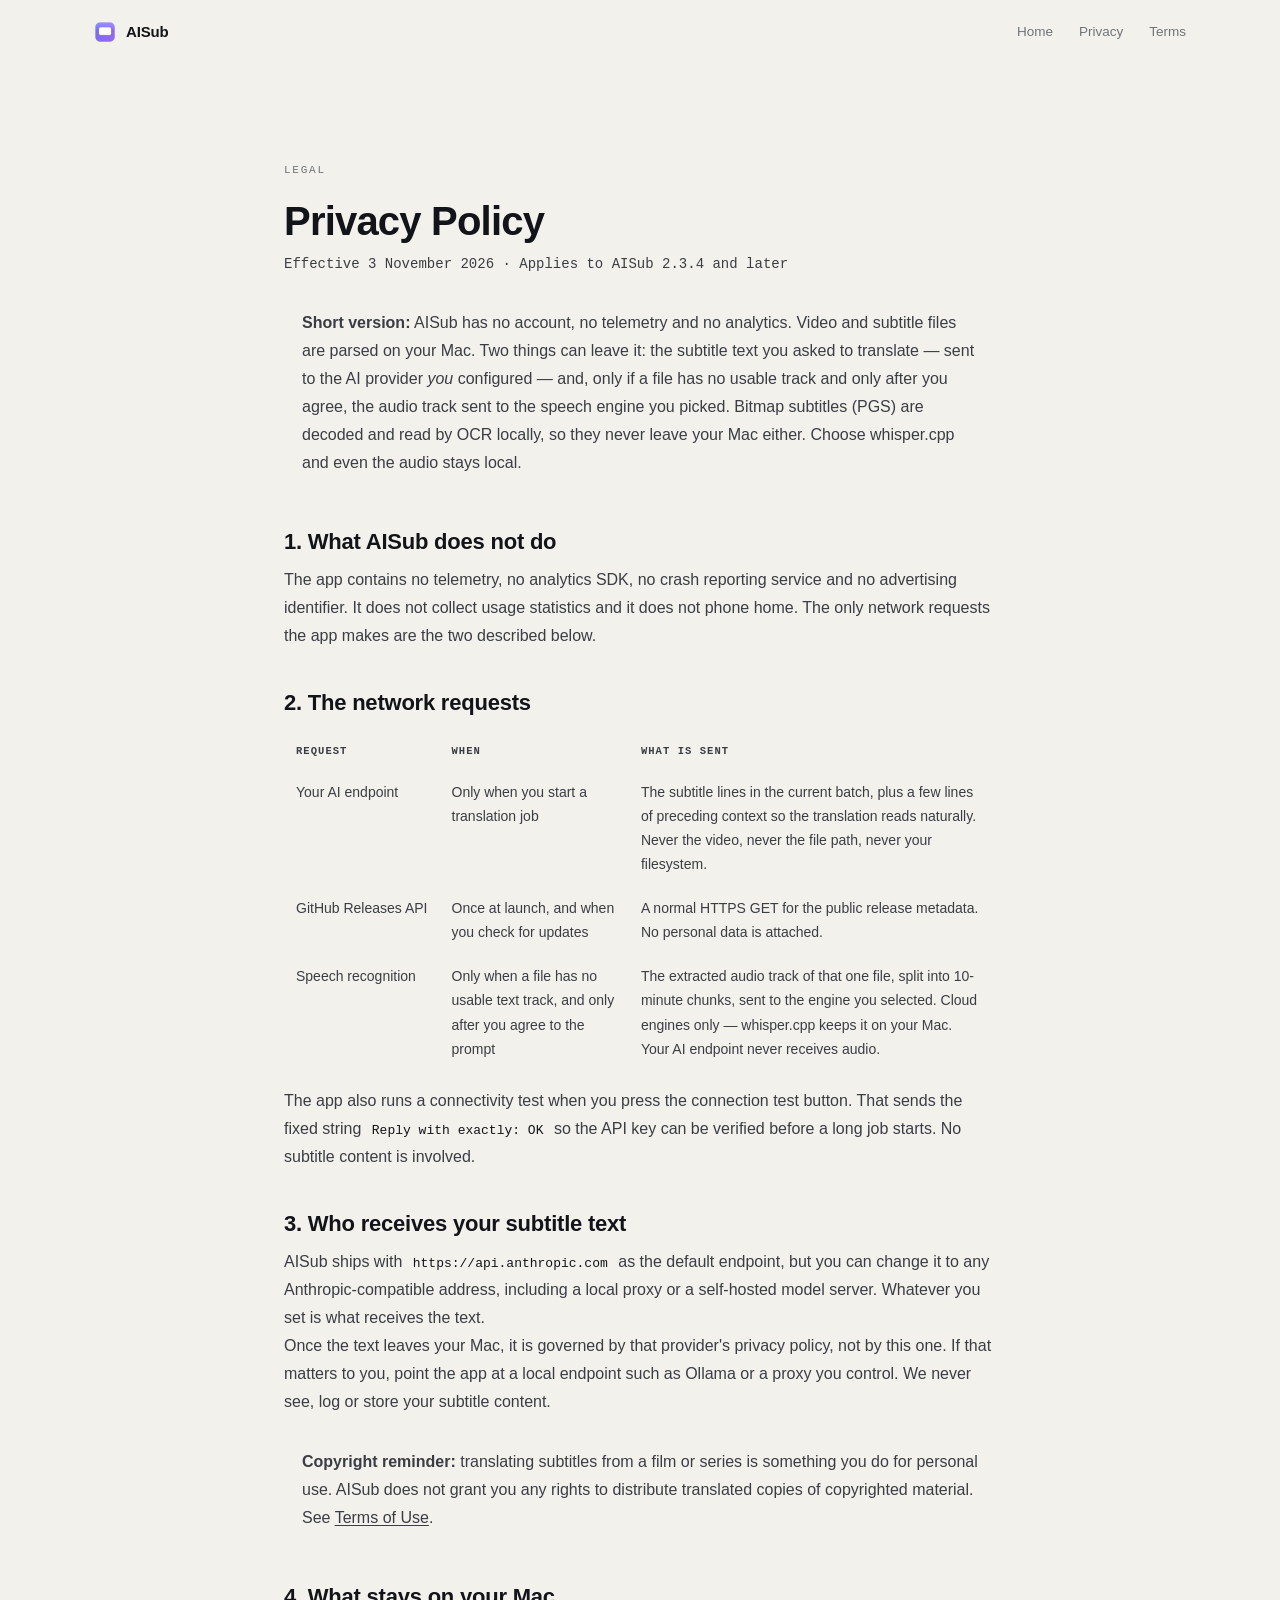
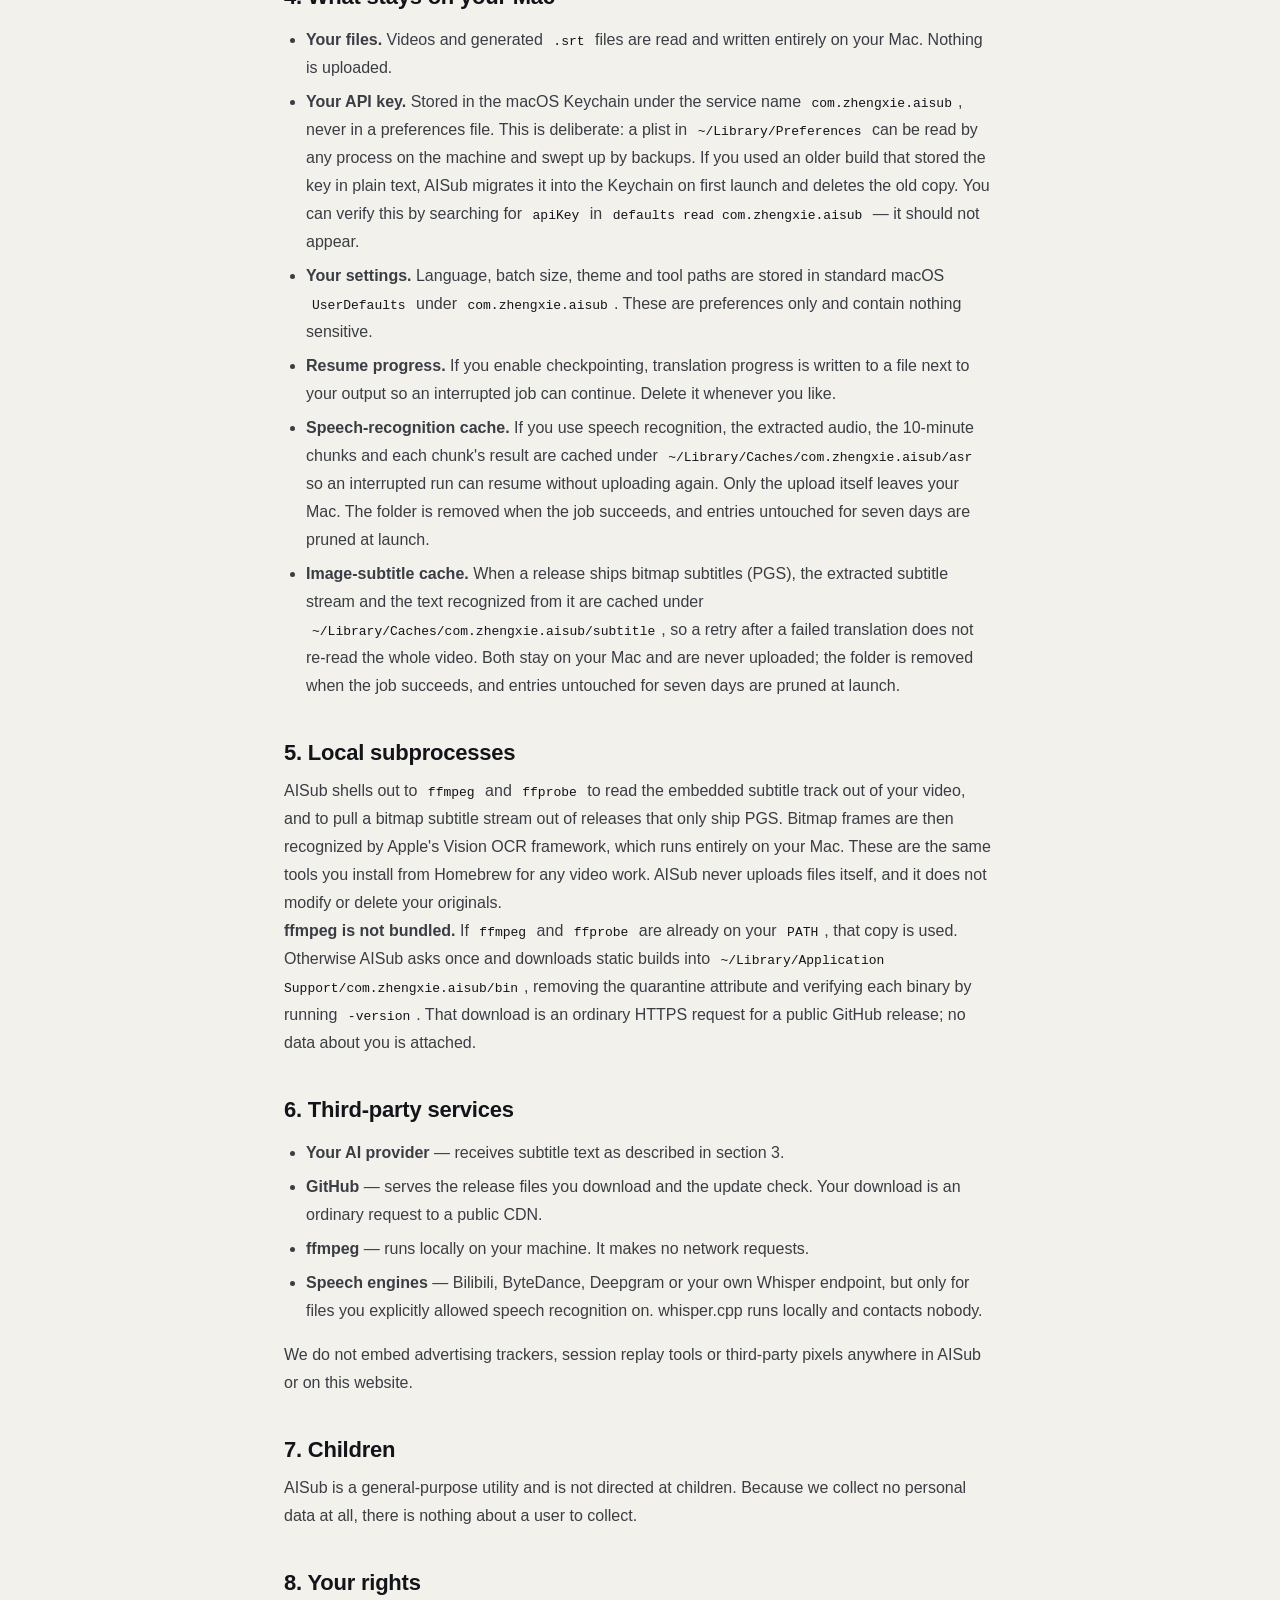
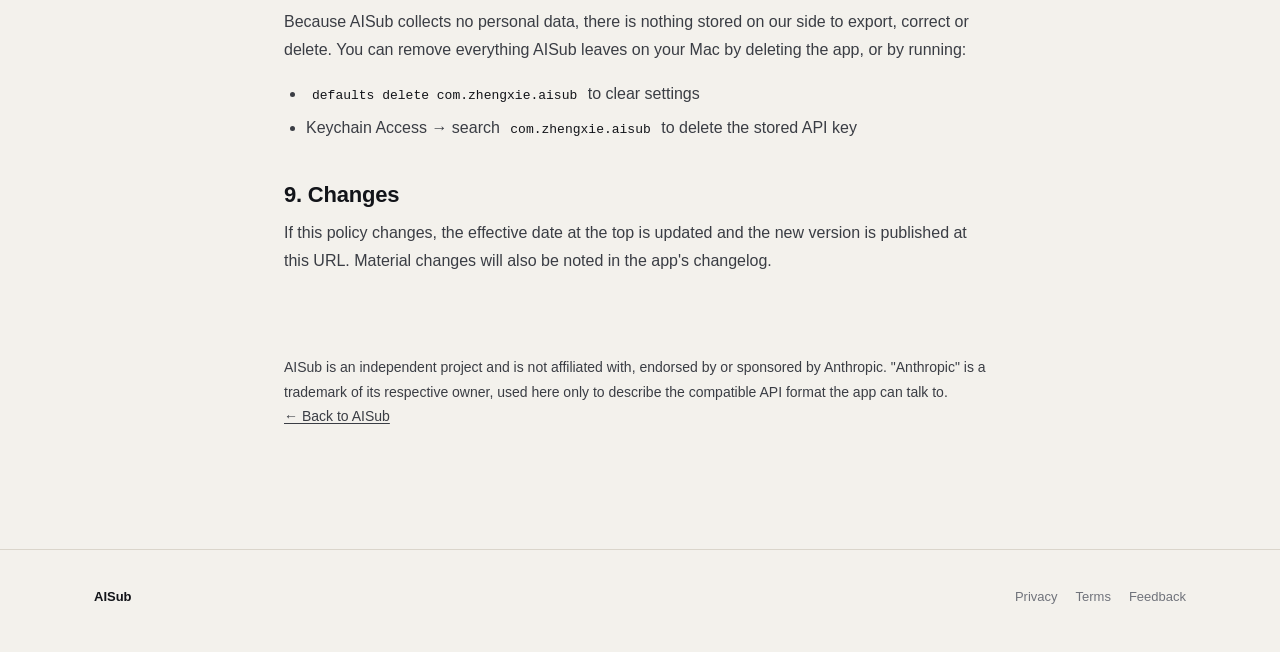
<file: privacy.html>
<!DOCTYPE html>
<html lang="en">
<head>
<meta charset="utf-8">
<meta name="viewport" content="width=device-width, initial-scale=1">
<title>Privacy Policy · AISub</title>
<meta name="description" content="How AISub handles your data: local subtitle parsing and local OCR for bitmap subtitles, Keychain-stored keys, the text sent to your AI provider, and the audio upload that only happens if you allow speech recognition.">
<meta property="og:title" content="Privacy Policy · AISub">
<meta property="og:description" content="No telemetry, no analytics, no account. Your API key sits in the macOS Keychain and the only data that leaves your Mac is subtitle text sent to the AI provider you chose.">
<meta property="og:type" content="article">
<meta property="og:site_name" content="AISub">
<meta property="og:url" content="https://zhengxiexie.github.io/aisub-site/privacy.html">
<meta property="og:image" content="https://zhengxiexie.github.io/aisub-site/assets/og-image.png">
<meta name="robots" content="index, follow">
<link rel="icon" type="image/png" href="assets/logo.png">
<link rel="stylesheet" href="assets/css/editorial.css?v=2">
<style>
  .doc { max-width: 760px; margin: 0 auto; padding: 96px 24px 120px; }
  .doc h1 { font-size: 40px; letter-spacing: -.02em; margin: 0 0 8px; }
  .doc .meta { color: var(--text-mute); font-size: 14px; margin-bottom: 8px; }
  .doc h2 { font-size: 22px; margin: 40px 0 12px; letter-spacing: -.01em; }
  .doc p, .doc li { color: var(--text-2); line-height: 1.75; font-size: 16px; }
  .doc ul { padding-left: 22px; }
  .doc li { margin: 6px 0; }
  .doc code { background: var(--surface); border: 1px solid var(--line); border-radius: 6px; padding: 1px 6px; font-size: 13px; }
  .doc strong { color: var(--text); }
  .doc .note { border-left: 3px solid var(--brand); padding: 12px 18px; background: var(--surface); border-radius: 0 10px 10px 0; margin: 20px 0; }
  .doc .note p { margin: 0; color: var(--text); }
  .doc a { color: var(--brand); }
  .doc hr { border: 0; border-top: 1px solid var(--line); margin: 40px 0; }
  .doc table { width: 100%; border-collapse: collapse; margin: 16px 0; font-size: 14px; }
  .doc th, .doc td { text-align: left; padding: 10px 12px; border-bottom: 1px solid var(--line); vertical-align: top; }
  .doc th { color: var(--text); font-weight: 600; }
  .doc td:first-child { white-space: nowrap; }
</style>
</head>
<body>

<nav class="nav">
  <div class="wrap nav-inner">
    <a class="nav-brand" href="index.html">
      <img src="assets/logo.png" alt="AISub">
      <span>AISub</span>
    </a>
    <div class="nav-links">
      <a href="index.html">Home</a>
      <a href="privacy.html" aria-current="page">Privacy</a>
      <a href="terms.html">Terms</a>
    </div>
  </div>
</nav>

<main class="doc">
  <span class="eyebrow">LEGAL</span>
  <h1>Privacy Policy</h1>
  <p class="meta">Effective 3 November 2026 · Applies to AISub 2.3.4 and later</p>

  <div class="note">
    <p><strong>Short version:</strong> AISub has no account, no telemetry and no analytics. Video and subtitle files are parsed on your Mac. Two things can leave it: the subtitle text you asked to translate — sent to the AI provider <em>you</em> configured — and, only if a file has no usable track and only after you agree, the audio track sent to the speech engine you picked. Bitmap subtitles (PGS) are decoded and read by OCR locally, so they never leave your Mac either. Choose whisper.cpp and even the audio stays local.</p>
  </div>

  <h2>1. What AISub does not do</h2>
  <p>The app contains no telemetry, no analytics SDK, no crash reporting service and no advertising identifier. It does not collect usage statistics and it does not phone home. The only network requests the app makes are the two described below.</p>

  <h2>2. The network requests</h2>
  <table>
    <thead><tr><th>Request</th><th>When</th><th>What is sent</th></tr></thead>
    <tbody>
      <tr>
        <td>Your AI endpoint</td>
        <td>Only when you start a translation job</td>
        <td>The subtitle lines in the current batch, plus a few lines of preceding context so the translation reads naturally. Never the video, never the file path, never your filesystem.</td>
      </tr>
      <tr>
        <td>GitHub Releases API</td>
        <td>Once at launch, and when you check for updates</td>
        <td>A normal HTTPS GET for the public release metadata. No personal data is attached.</td>
      </tr>
      <tr>
        <td>Speech recognition</td>
        <td>Only when a file has no usable text track, and only after you agree to the prompt</td>
        <td>The extracted audio track of that one file, split into 10-minute chunks, sent to the engine you selected. Cloud engines only — whisper.cpp keeps it on your Mac. Your AI endpoint never receives audio.</td>
      </tr>
    </tbody>
  </table>
  <p>The app also runs a connectivity test when you press the connection test button. That sends the fixed string <code>Reply with exactly: OK</code> so the API key can be verified before a long job starts. No subtitle content is involved.</p>

  <h2>3. Who receives your subtitle text</h2>
  <p>AISub ships with <code>https://api.anthropic.com</code> as the default endpoint, but you can change it to any Anthropic-compatible address, including a local proxy or a self-hosted model server. Whatever you set is what receives the text.</p>
  <p>Once the text leaves your Mac, it is governed by that provider's privacy policy, not by this one. If that matters to you, point the app at a local endpoint such as Ollama or a proxy you control. We never see, log or store your subtitle content.</p>

  <div class="note">
    <p><strong>Copyright reminder:</strong> translating subtitles from a film or series is something you do for personal use. AISub does not grant you any rights to distribute translated copies of copyrighted material. See <a href="terms.html">Terms of Use</a>.</p>
  </div>

  <h2>4. What stays on your Mac</h2>
  <ul>
    <li><strong>Your files.</strong> Videos and generated <code>.srt</code> files are read and written entirely on your Mac. Nothing is uploaded.</li>
    <li><strong>Your API key.</strong> Stored in the macOS Keychain under the service name <code>com.zhengxie.aisub</code>, never in a preferences file. This is deliberate: a plist in <code>~/Library/Preferences</code> can be read by any process on the machine and swept up by backups. If you used an older build that stored the key in plain text, AISub migrates it into the Keychain on first launch and deletes the old copy. You can verify this by searching for <code>apiKey</code> in <code>defaults read com.zhengxie.aisub</code> — it should not appear.</li>
    <li><strong>Your settings.</strong> Language, batch size, theme and tool paths are stored in standard macOS <code>UserDefaults</code> under <code>com.zhengxie.aisub</code>. These are preferences only and contain nothing sensitive.</li>
    <li><strong>Resume progress.</strong> If you enable checkpointing, translation progress is written to a file next to your output so an interrupted job can continue. Delete it whenever you like.</li>
    <li><strong>Speech-recognition cache.</strong> If you use speech recognition, the extracted audio, the 10-minute chunks and each chunk's result are cached under <code>~/Library/Caches/com.zhengxie.aisub/asr</code> so an interrupted run can resume without uploading again. Only the upload itself leaves your Mac. The folder is removed when the job succeeds, and entries untouched for seven days are pruned at launch.</li>
    <li><strong>Image-subtitle cache.</strong> When a release ships bitmap subtitles (PGS), the extracted subtitle stream and the text recognized from it are cached under <code>~/Library/Caches/com.zhengxie.aisub/subtitle</code>, so a retry after a failed translation does not re-read the whole video. Both stay on your Mac and are never uploaded; the folder is removed when the job succeeds, and entries untouched for seven days are pruned at launch.</li>
  </ul>

  <h2>5. Local subprocesses</h2>
  <p>AISub shells out to <code>ffmpeg</code> and <code>ffprobe</code> to read the embedded subtitle track out of your video, and to pull a bitmap subtitle stream out of releases that only ship PGS. Bitmap frames are then recognized by Apple's Vision OCR framework, which runs entirely on your Mac. These are the same tools you install from Homebrew for any video work. AISub never uploads files itself, and it does not modify or delete your originals.</p>
  <p><strong>ffmpeg is not bundled.</strong> If <code>ffmpeg</code> and <code>ffprobe</code> are already on your <code>PATH</code>, that copy is used. Otherwise AISub asks once and downloads static builds into <code>~/Library/Application Support/com.zhengxie.aisub/bin</code>, removing the quarantine attribute and verifying each binary by running <code>-version</code>. That download is an ordinary HTTPS request for a public GitHub release; no data about you is attached.</p>

  <h2>6. Third-party services</h2>
  <ul>
    <li><strong>Your AI provider</strong> — receives subtitle text as described in section 3.</li>
    <li><strong>GitHub</strong> — serves the release files you download and the update check. Your download is an ordinary request to a public CDN.</li>
    <li><strong>ffmpeg</strong> — runs locally on your machine. It makes no network requests.</li>
    <li><strong>Speech engines</strong> — Bilibili, ByteDance, Deepgram or your own Whisper endpoint, but only for files you explicitly allowed speech recognition on. whisper.cpp runs locally and contacts nobody.</li>
  </ul>
  <p>We do not embed advertising trackers, session replay tools or third-party pixels anywhere in AISub or on this website.</p>

  <h2>7. Children</h2>
  <p>AISub is a general-purpose utility and is not directed at children. Because we collect no personal data at all, there is nothing about a user to collect.</p>

  <h2>8. Your rights</h2>
  <p>Because AISub collects no personal data, there is nothing stored on our side to export, correct or delete. You can remove everything AISub leaves on your Mac by deleting the app, or by running:</p>
  <ul>
    <li><code>defaults delete com.zhengxie.aisub</code> to clear settings</li>
    <li>Keychain Access → search <code>com.zhengxie.aisub</code> to delete the stored API key</li>
  </ul>

  <h2>9. Changes</h2>
  <p>If this policy changes, the effective date at the top is updated and the new version is published at this URL. Material changes will also be noted in the app's changelog.</p>

  <hr>
  <p style="color:var(--text-mute);font-size:14px">AISub is an independent project and is not affiliated with, endorsed by or sponsored by Anthropic. "Anthropic" is a trademark of its respective owner, used here only to describe the compatible API format the app can talk to.</p>
  <p style="color:var(--text-mute);font-size:14px"><a href="index.html">← Back to AISub</a></p>
</main>

<footer class="footer">
  <div class="wrap">
    <div class="footer-inner">
      <div>
        <div class="footer-brand">AISub</div>
      </div>
      <div class="footer-links">
        <a href="privacy.html">Privacy</a>
        <a href="terms.html">Terms</a>
        <a href="https://github.com/zhengxiexie/aisub/issues" target="_blank" rel="noopener">Feedback</a>
      </div>
    </div>
  </div>
</footer>

</body>
</html>
</file>
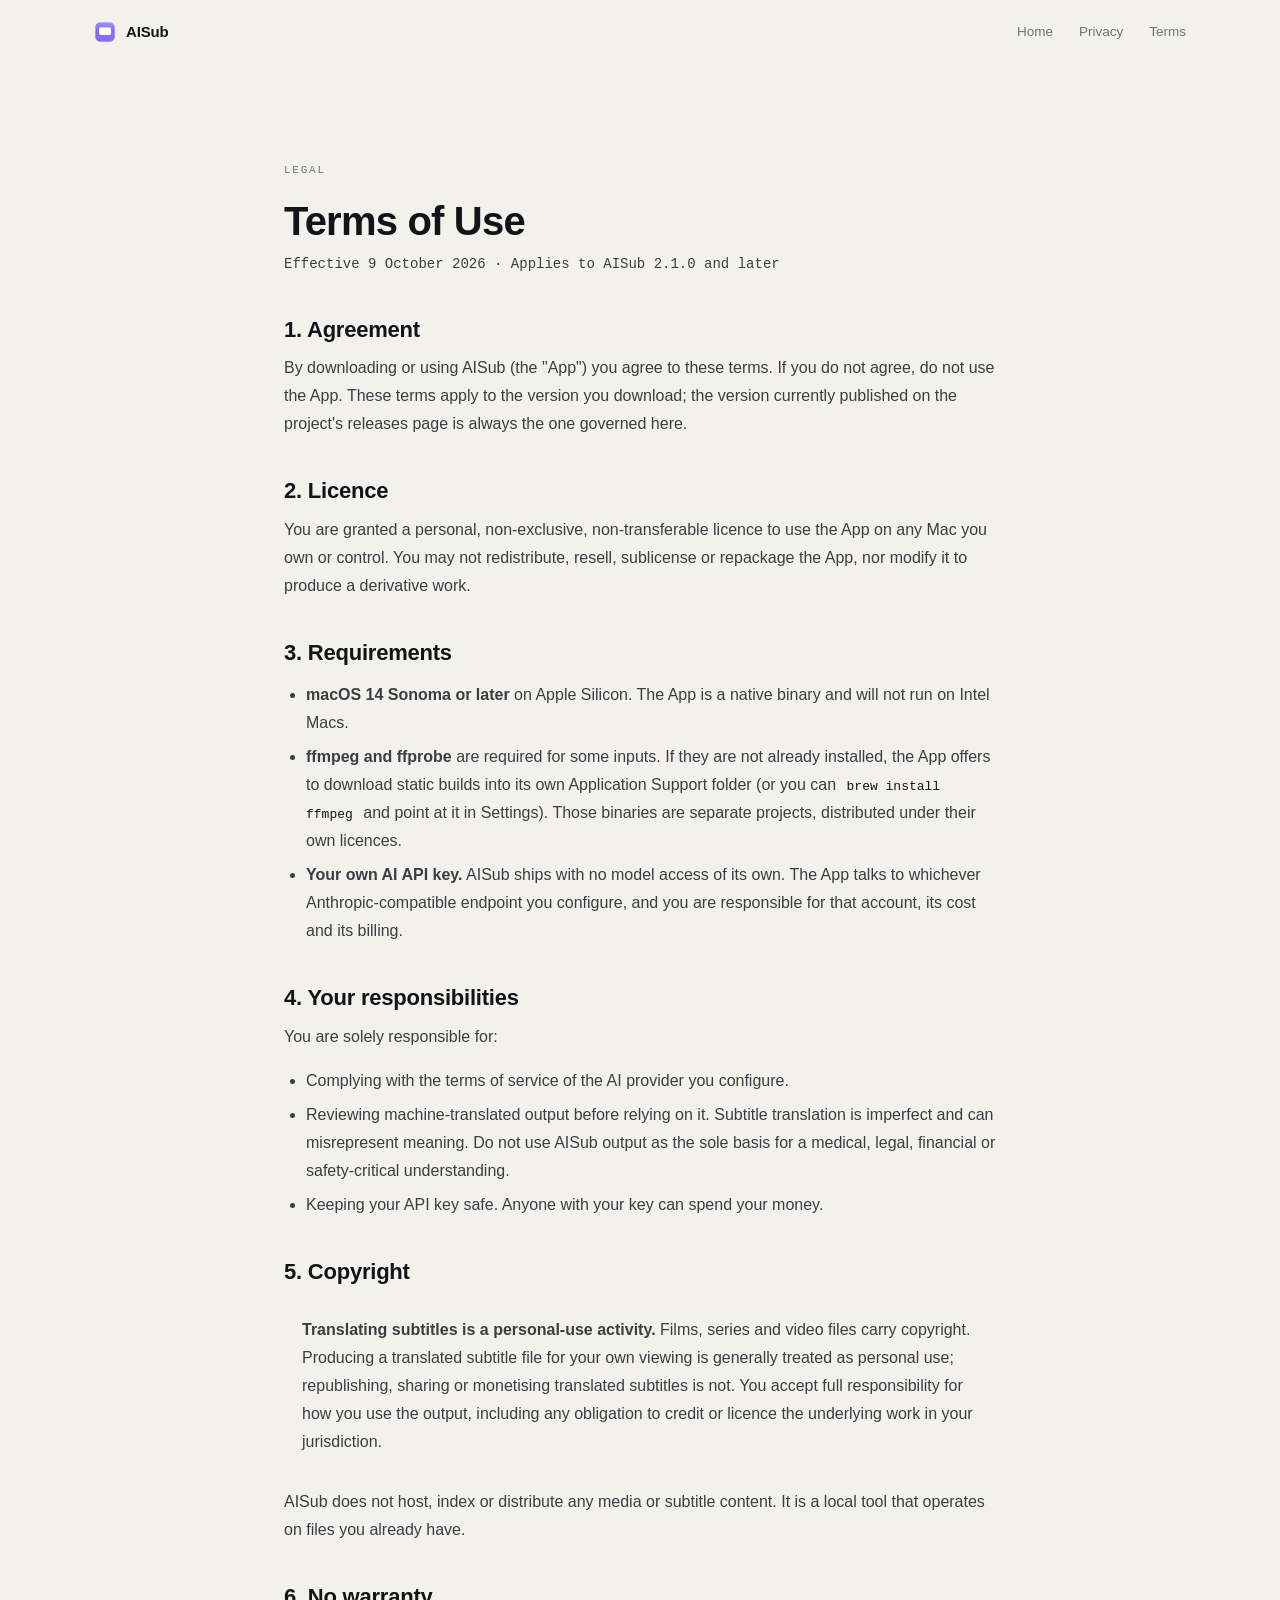
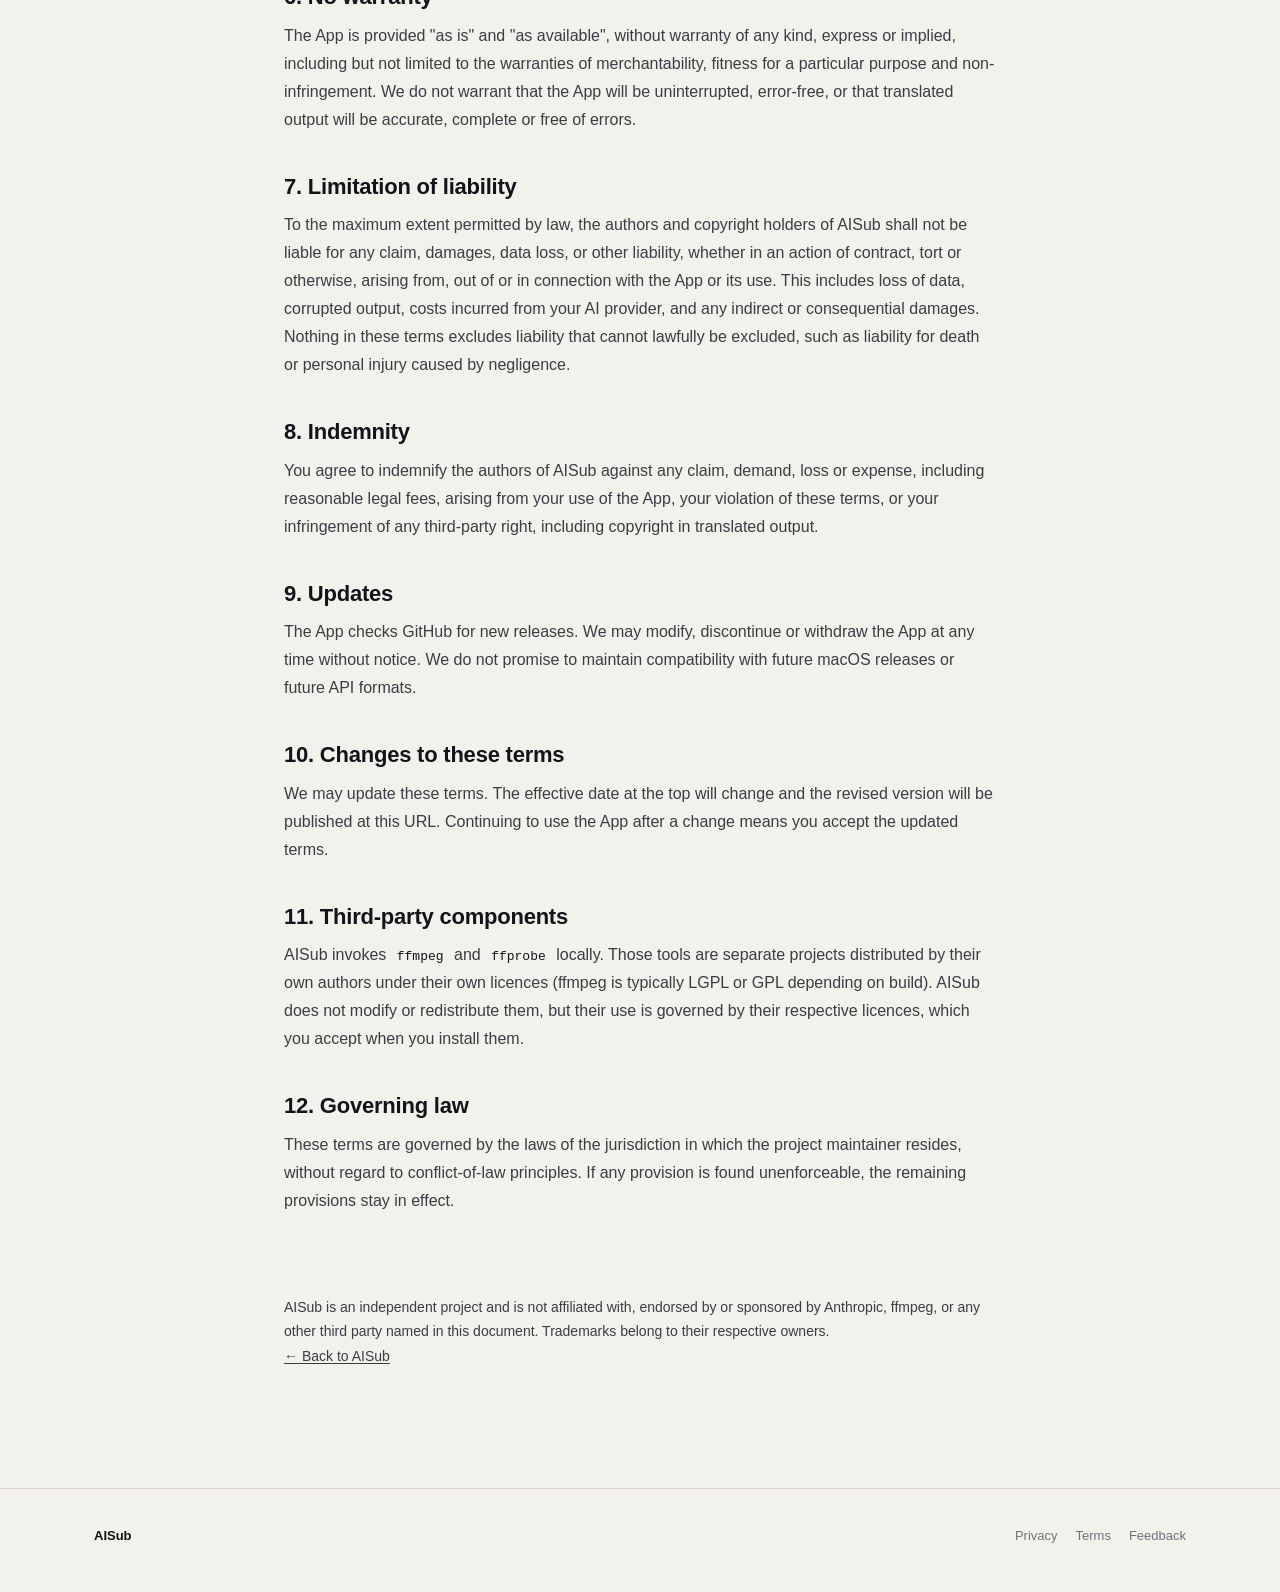
<file: terms.html>
<!DOCTYPE html>
<html lang="en">
<head>
<meta charset="utf-8">
<meta name="viewport" content="width=device-width, initial-scale=1">
<title>Terms of Use · AISub</title>
<meta name="description" content="Terms of Use for AISub, a macOS app that translates embedded subtitle tracks using an AI endpoint you provide.">
<meta property="og:title" content="Terms of Use · AISub">
<meta property="og:description" content="Licence, requirements and limits for AISub. You bring your own API key and your own copies of the media; review machine-translated output before relying on it.">
<meta property="og:type" content="article">
<meta property="og:site_name" content="AISub">
<meta property="og:url" content="https://zhengxiexie.github.io/aisub-site/terms.html">
<meta property="og:image" content="https://zhengxiexie.github.io/aisub-site/assets/og-image.png">
<meta name="robots" content="index, follow">
<link rel="icon" type="image/png" href="assets/logo.png">
<link rel="stylesheet" href="assets/css/editorial.css?v=2">
<style>
  .doc { max-width: 760px; margin: 0 auto; padding: 96px 24px 120px; }
  .doc h1 { font-size: 40px; letter-spacing: -.02em; margin: 0 0 8px; }
  .doc .meta { color: var(--text-mute); font-size: 14px; margin-bottom: 8px; }
  .doc h2 { font-size: 22px; margin: 40px 0 12px; letter-spacing: -.01em; }
  .doc p, .doc li { color: var(--text-2); line-height: 1.75; font-size: 16px; }
  .doc ul { padding-left: 22px; }
  .doc li { margin: 6px 0; }
  .doc code { background: var(--surface); border: 1px solid var(--line); border-radius: 6px; padding: 1px 6px; font-size: 13px; }
  .doc strong { color: var(--text); }
  .doc .note { border-left: 3px solid var(--brand); padding: 12px 18px; background: var(--surface); border-radius: 0 10px 10px 0; margin: 20px 0; }
  .doc .note p { margin: 0; color: var(--text); }
  .doc a { color: var(--brand); }
  .doc hr { border: 0; border-top: 1px solid var(--line); margin: 40px 0; }
</style>
</head>
<body>

<nav class="nav">
  <div class="wrap nav-inner">
    <a class="nav-brand" href="index.html">
      <img src="assets/logo.png" alt="AISub">
      <span>AISub</span>
    </a>
    <div class="nav-links">
      <a href="index.html">Home</a>
      <a href="privacy.html">Privacy</a>
      <a href="terms.html" aria-current="page">Terms</a>
    </div>
  </div>
</nav>

<main class="doc">
  <span class="eyebrow">LEGAL</span>
  <h1>Terms of Use</h1>
  <p class="meta">Effective 9 October 2026 · Applies to AISub 2.1.0 and later</p>

  <h2>1. Agreement</h2>
  <p>By downloading or using AISub (the "App") you agree to these terms. If you do not agree, do not use the App. These terms apply to the version you download; the version currently published on the project's releases page is always the one governed here.</p>

  <h2>2. Licence</h2>
  <p>You are granted a personal, non-exclusive, non-transferable licence to use the App on any Mac you own or control. You may not redistribute, resell, sublicense or repackage the App, nor modify it to produce a derivative work.</p>

  <h2>3. Requirements</h2>
  <ul>
    <li><strong>macOS 14 Sonoma or later</strong> on Apple Silicon. The App is a native binary and will not run on Intel Macs.</li>
    <li><strong>ffmpeg and ffprobe</strong> are required for some inputs. If they are not already installed, the App offers to download static builds into its own Application Support folder (or you can <code>brew install ffmpeg</code> and point at it in Settings). Those binaries are separate projects, distributed under their own licences.</li>
    <li><strong>Your own AI API key.</strong> AISub ships with no model access of its own. The App talks to whichever Anthropic-compatible endpoint you configure, and you are responsible for that account, its cost and its billing.</li>
  </ul>

  <h2>4. Your responsibilities</h2>
  <p>You are solely responsible for:</p>
  <ul>
    <li>Complying with the terms of service of the AI provider you configure.</li>
    <li>Reviewing machine-translated output before relying on it. Subtitle translation is imperfect and can misrepresent meaning. Do not use AISub output as the sole basis for a medical, legal, financial or safety-critical understanding.</li>
    <li>Keeping your API key safe. Anyone with your key can spend your money.</li>
  </ul>

  <h2>5. Copyright</h2>
  <div class="note">
    <p><strong>Translating subtitles is a personal-use activity.</strong> Films, series and video files carry copyright. Producing a translated subtitle file for your own viewing is generally treated as personal use; republishing, sharing or monetising translated subtitles is not. You accept full responsibility for how you use the output, including any obligation to credit or licence the underlying work in your jurisdiction.</p>
  </div>
  <p>AISub does not host, index or distribute any media or subtitle content. It is a local tool that operates on files you already have.</p>

  <h2>6. No warranty</h2>
  <p>The App is provided "as is" and "as available", without warranty of any kind, express or implied, including but not limited to the warranties of merchantability, fitness for a particular purpose and non-infringement. We do not warrant that the App will be uninterrupted, error-free, or that translated output will be accurate, complete or free of errors.</p>

  <h2>7. Limitation of liability</h2>
  <p>To the maximum extent permitted by law, the authors and copyright holders of AISub shall not be liable for any claim, damages, data loss, or other liability, whether in an action of contract, tort or otherwise, arising from, out of or in connection with the App or its use. This includes loss of data, corrupted output, costs incurred from your AI provider, and any indirect or consequential damages.</p>
  <p>Nothing in these terms excludes liability that cannot lawfully be excluded, such as liability for death or personal injury caused by negligence.</p>

  <h2>8. Indemnity</h2>
  <p>You agree to indemnify the authors of AISub against any claim, demand, loss or expense, including reasonable legal fees, arising from your use of the App, your violation of these terms, or your infringement of any third-party right, including copyright in translated output.</p>

  <h2>9. Updates</h2>
  <p>The App checks GitHub for new releases. We may modify, discontinue or withdraw the App at any time without notice. We do not promise to maintain compatibility with future macOS releases or future API formats.</p>

  <h2>10. Changes to these terms</h2>
  <p>We may update these terms. The effective date at the top will change and the revised version will be published at this URL. Continuing to use the App after a change means you accept the updated terms.</p>

  <h2>11. Third-party components</h2>
  <p>AISub invokes <code>ffmpeg</code> and <code>ffprobe</code> locally. Those tools are separate projects distributed by their own authors under their own licences (ffmpeg is typically LGPL or GPL depending on build). AISub does not modify or redistribute them, but their use is governed by their respective licences, which you accept when you install them.</p>

  <h2>12. Governing law</h2>
  <p>These terms are governed by the laws of the jurisdiction in which the project maintainer resides, without regard to conflict-of-law principles. If any provision is found unenforceable, the remaining provisions stay in effect.</p>

  <hr>
  <p style="color:var(--text-mute);font-size:14px">AISub is an independent project and is not affiliated with, endorsed by or sponsored by Anthropic, ffmpeg, or any other third party named in this document. Trademarks belong to their respective owners.</p>
  <p style="color:var(--text-mute);font-size:14px"><a href="index.html">← Back to AISub</a></p>
</main>

<footer class="footer">
  <div class="wrap">
    <div class="footer-inner">
      <div>
        <div class="footer-brand">AISub</div>
      </div>
      <div class="footer-links">
        <a href="privacy.html">Privacy</a>
        <a href="terms.html">Terms</a>
        <a href="https://github.com/zhengxiexie/aisub/issues" target="_blank" rel="noopener">Feedback</a>
      </div>
    </div>
  </div>
</footer>

</body>
</html>
</file>
<file: assets/css/editorial.css>
/* ==========================================================================
   AISub — editorial design system
   One accent, hairlines, no gradients, no icons. Structure carries the page.
   ========================================================================== */

:root {
  --paper:      #F3F1EC;
  --paper-2:    #FAF8F4;
  --ink:        #121419;
  --ink-2:      #3A3D44;
  --muted:      #70737B;
  --rule:       #DAD5CB;
  --rule-2:     #C6C0B4;
  --accent:     #33417A;
  --accent-ink: #FFFFFF;
  --tint:       #EAE6DE;

  --sans: -apple-system, BlinkMacSystemFont, "SF Pro Text", "Helvetica Neue",
          "PingFang SC", "Hiragino Sans", "Noto Sans KR", "Segoe UI", sans-serif;
  --mono: ui-monospace, "SF Mono", SFMono-Regular, Menlo, Consolas, monospace;

  --max: 1180px;
  --gutter: clamp(20px, 5vw, 44px);
  --section: clamp(72px, 9vw, 128px);
  --z-sticky: 50;

  color-scheme: light;
}

@media (prefers-color-scheme: dark) {
  :root:not([data-theme="light"]) {
    --paper:      #0E0F13;
    --paper-2:    #14161B;
    --ink:        #ECEAE4;
    --ink-2:      #C3C1BB;
    --muted:      #8B8B90;
    --rule:       #26282E;
    --rule-2:     #33363D;
    --accent:     #98A2E8;
    --accent-ink: #0E0F13;
    --tint:       #191B21;
    color-scheme: dark;
  }
}

:root[data-theme="dark"] {
  --paper:      #0E0F13;
  --paper-2:    #14161B;
  --ink:        #ECEAE4;
  --ink-2:      #C3C1BB;
  --muted:      #8B8B90;
  --rule:       #26282E;
  --rule-2:     #33363D;
  --accent:     #98A2E8;
  --accent-ink: #0E0F13;
  --tint:       #191B21;
  color-scheme: dark;
}

/* ---------------------------------------------------------------- reset */

*, *::before, *::after { box-sizing: border-box; }

html {
  scroll-behavior: smooth;
  scroll-padding-top: 76px;
  -webkit-text-size-adjust: 100%;
}

body {
  margin: 0;
  background: var(--paper);
  color: var(--ink-2);
  font: 16px/1.72 var(--sans);
  -webkit-font-smoothing: antialiased;
  text-rendering: optimizeLegibility;
}

h1, h2, h3, h4 {
  margin: 0;
  color: var(--ink);
  font-weight: 640;
  letter-spacing: -0.025em;
  line-height: 1.16;
}

p { margin: 0; }
img { max-width: 100%; }
a { color: inherit; text-decoration: none; }
code {
  font-family: var(--mono);
  font-size: 0.88em;
  padding: 1px 5px;
  border: 1px solid var(--rule);
  border-radius: 2px;
  background: var(--paper-2);
  color: var(--ink);
}
strong, b { color: var(--ink); font-weight: 620; }
em { font-style: italic; }

::selection { background: color-mix(in srgb, var(--accent) 20%, transparent); }

:focus-visible {
  outline: 2px solid var(--accent);
  outline-offset: 3px;
}

/* ---------------------------------------------------------------- layout */

.wrap {
  max-width: var(--max);
  margin: 0 auto;
  padding: 0 var(--gutter);
}

section {
  padding: var(--section) 0;
  border-top: 1px solid var(--rule);
}

.section-head { max-width: 64ch; margin-bottom: clamp(32px, 5vw, 56px); }

.eyebrow {
  display: block;
  font-family: var(--mono);
  font-size: 11px;
  letter-spacing: 0.16em;
  text-transform: uppercase;
  color: var(--muted);
  margin-bottom: 18px;
}

.section-head h2 {
  font-size: clamp(26px, 3.2vw, 40px);
  letter-spacing: -0.03em;
}

.section-head p {
  margin-top: 16px;
  color: var(--muted);
  font-size: 15.5px;
  max-width: 60ch;
}

.center { text-align: center; }
.dim { color: var(--muted); }
.mt-32 { margin-top: 32px; }

/* ---------------------------------------------------------------- nav */

.nav {
  position: sticky;
  top: 0;
  z-index: var(--z-sticky);
  background: color-mix(in srgb, var(--paper) 86%, transparent);
  backdrop-filter: saturate(160%) blur(14px);
  -webkit-backdrop-filter: saturate(160%) blur(14px);
  border-bottom: 1px solid transparent;
  transition: border-color 0.2s ease;
}

.nav.scrolled { border-bottom-color: var(--rule); }

.nav-inner {
  display: flex;
  align-items: center;
  gap: 28px;
  height: 64px;
}

.nav-brand {
  display: inline-flex;
  align-items: center;
  gap: 10px;
  font-size: 15px;
  font-weight: 650;
  letter-spacing: -0.01em;
  color: var(--ink);
}

.nav-brand img { width: 22px; height: 22px; border-radius: 5px; }

.nav-links {
  display: flex;
  align-items: center;
  gap: 26px;
  margin-left: auto;
}

.nav-links a {
  font-size: 13.5px;
  color: var(--muted);
  transition: color 0.16s ease;
}

.nav-links a:hover { color: var(--ink); }

.nav-links .nav-cta {
  color: var(--ink);
  padding-bottom: 2px;
  border-bottom: 1px solid var(--ink);
}

.nav-tools { display: flex; align-items: center; gap: 10px; }

.lang-switch { position: relative; }

.lang-btn, .theme-btn, .nav-toggle {
  display: inline-flex;
  align-items: center;
  gap: 6px;
  height: 32px;
  padding: 0 10px;
  font: inherit;
  font-size: 12.5px;
  color: var(--muted);
  background: transparent;
  border: 1px solid var(--rule);
  border-radius: 2px;
  cursor: pointer;
  transition: color 0.16s ease, border-color 0.16s ease;
}

.lang-btn:hover, .theme-btn:hover, .nav-toggle:hover {
  color: var(--ink);
  border-color: var(--rule-2);
}

.lang-btn .chev { font-size: 8px; opacity: 0.6; }

.lang-menu {
  position: absolute;
  top: calc(100% + 8px);
  right: 0;
  min-width: 168px;
  padding: 6px;
  background: var(--paper-2);
  border: 1px solid var(--rule);
  border-radius: 2px;
  box-shadow: 0 18px 40px rgba(0, 0, 0, 0.12);
  opacity: 0;
  visibility: hidden;
  transform: translateY(-4px);
  transition: opacity 0.16s ease, transform 0.16s ease, visibility 0.16s;
}

.lang-switch.open .lang-menu {
  opacity: 1;
  visibility: visible;
  transform: none;
}

.lang-menu a {
  display: flex;
  justify-content: space-between;
  gap: 10px;
  padding: 7px 10px;
  font-size: 13px;
  color: var(--ink-2);
  border-radius: 2px;
}

.lang-menu a:hover { background: var(--tint); color: var(--ink); }
.lang-menu a.active { color: var(--ink); font-weight: 600; }
.lang-menu .tick { opacity: 0; }
.lang-menu a.active .tick { opacity: 1; }
.lang-menu .tick::before { content: "✓"; font-size: 11px; }

.nav-toggle { display: none; font-size: 16px; }

/* ---------------------------------------------------------------- hero */

.hero { padding: clamp(56px, 8vw, 110px) 0 clamp(56px, 7vw, 96px); }

.hero .wrap {
  display: grid;
  grid-template-columns: minmax(0, 1.12fr) minmax(0, 0.88fr);
  gap: clamp(28px, 5vw, 64px);
  align-items: center;
}

.hero-badge {
  display: inline-flex;
  align-items: center;
  gap: 8px;
  font-family: var(--mono);
  font-size: 11px;
  letter-spacing: 0.14em;
  text-transform: uppercase;
  color: var(--muted);
}

.hero-badge .dot {
  width: 5px; height: 5px;
  border-radius: 50%;
  background: var(--accent);
}

.hero h1 {
  margin-top: 22px;
  font-size: clamp(34px, 4.8vw, 62px);
  line-height: 1.04;
  letter-spacing: -0.045em;
  font-weight: 660;
  text-wrap: balance;
}

/* 去掉旧版渐变文字, 保持纯墨色 */
.hero h1 .grad {
  background: none;
  -webkit-background-clip: initial;
  background-clip: initial;
  -webkit-text-fill-color: currentColor;
  color: inherit;
}

.hero-sub {
  margin-top: 24px;
  font-size: clamp(15.5px, 1.5vw, 17.5px);
  line-height: 1.72;
  color: var(--ink-2);
  max-width: 50ch;
}

.hero-actions { display: flex; flex-wrap: wrap; gap: 10px; margin-top: 32px; }

.hero-meta {
  margin-top: 18px;
  font-family: var(--mono);
  font-size: 11.5px;
  letter-spacing: 0.02em;
  color: var(--muted);
}

.hero-visual { position: relative; }

.hero-visual img {
  display: block;
  width: 100%;
  height: auto;
  border: 1px solid var(--rule);
  border-radius: 2px;
  background: var(--paper-2);
  cursor: zoom-in;
}

/* ---------------------------------------------------------------- buttons */

.btn {
  display: inline-flex;
  align-items: center;
  gap: 8px;
  padding: 11px 18px;
  font-size: 14px;
  font-weight: 520;
  line-height: 1.2;
  border: 1px solid var(--rule-2);
  border-radius: 2px;
  color: var(--ink);
  background: transparent;
  transition: background 0.16s ease, border-color 0.16s ease, color 0.16s ease;
}

.btn:hover { border-color: var(--ink); }

.btn-primary {
  background: var(--ink);
  border-color: var(--ink);
  color: var(--paper-2);
}

.btn-primary:hover {
  background: var(--accent);
  border-color: var(--accent);
  color: var(--accent-ink);
}

.btn-ghost { color: var(--ink); }

/* ---------------------------------------------------------------- problem */

.cards-2 {
  display: grid;
  grid-template-columns: 1fr 1fr;
  gap: clamp(28px, 5vw, 64px);
}

.card {
  padding-top: 20px;
  border-top: 1px solid var(--ink);
}

.card-num {
  display: block;
  font-family: var(--mono);
  font-size: 11px;
  letter-spacing: 0.14em;
  text-transform: uppercase;
  color: var(--muted);
}

.card h3 { font-size: 19px; margin: 12px 0 10px; }
.card p { color: var(--muted); font-size: 15px; }

/* ---------------------------------------------------------------- how */

.flow {
  display: grid;
  grid-template-columns: repeat(4, 1fr);
  border-top: 1px solid var(--ink);
}

.flow-step {
  padding: 26px 26px 0 0;
  border-right: 1px solid var(--rule);
}

.flow-step:last-child { border-right: 0; padding-right: 0; }

.flow-ico {
  margin-bottom: 34px;
  font-family: var(--mono);
  font-size: 11px;
  letter-spacing: 0.14em;
  color: var(--muted);
}

.flow-step h4 { font-size: 16px; margin-bottom: 8px; }
.flow-step p { color: var(--muted); font-size: 14px; }

/* ---------------------------------------------------------------- features */

.features {
  display: grid;
  grid-template-columns: 1fr 1fr;
  column-gap: clamp(32px, 5vw, 72px);
}

.feature {
  padding: 24px 0;
  border-top: 1px solid var(--rule);
}

.feature:first-child, .feature:nth-child(2) { border-top-color: var(--ink); }

.feature h4 { font-size: 16.5px; margin-bottom: 8px; }
.feature p { color: var(--muted); font-size: 14.5px; line-height: 1.68; }

.feature .metric {
  display: inline-block;
  margin-top: 12px;
  font-family: var(--mono);
  font-size: 11.5px;
  letter-spacing: 0.02em;
  color: var(--ink);
}

/* 旧版图标在编辑风格里不需要 */
.feature-ico { display: none; }

/* ---------------------------------------------------------------- engines */

#engines .features {
  display: block;
  border-top: 1px solid var(--ink);
}

#engines .feature {
  display: grid;
  grid-template-columns: 220px minmax(0, 1fr) 190px;
  gap: 24px;
  align-items: baseline;
  padding: 20px 0;
  border-top: 1px solid var(--rule);
}

#engines .feature:first-child { border-top: 0; }

#engines .feature h4 { margin: 0; font-size: 15.5px; }
#engines .feature p { margin: 0; }

#engines .feature .metric {
  margin: 0;
  text-align: right;
  color: var(--muted);
}

#engines .features + p.center {
  max-width: 72ch;
  margin: 34px auto 0;
  font-size: 14px;
}

/* ---------------------------------------------------------------- download */

#download .download-box {
  border-top: 1px solid var(--ink);
  border-bottom: 1px solid var(--ink);
  padding: clamp(32px, 4vw, 52px) 0;
  display: grid;
  grid-template-columns: minmax(0, 1fr) auto;
  gap: clamp(24px, 4vw, 56px);
  align-items: center;
}

#download .eyebrow { margin-bottom: 10px; }
#download h2 { font-size: clamp(24px, 2.6vw, 32px); margin-bottom: 8px; }
#download .download-box > div > p { color: var(--muted); font-size: 14.5px; max-width: 48ch; }

.dl-row { display: flex; flex-wrap: wrap; gap: 10px; }

.dl-note {
  grid-column: 1 / -1;
  margin-top: 4px;
  font-family: var(--mono);
  font-size: 11.5px;
  line-height: 1.7;
  color: var(--muted);
}

.dl-table {
  grid-column: 1 / -1;
  width: 100%;
  border-collapse: collapse;
  margin-top: 18px;
  font-size: 13px;
}

.dl-table th, .dl-table td {
  text-align: left;
  padding: 9px 0;
  border-top: 1px solid var(--rule);
  font-weight: 400;
  color: var(--muted);
}

.dl-table th {
  font-family: var(--mono);
  font-size: 10.5px;
  letter-spacing: 0.12em;
  text-transform: uppercase;
}

.dl-table td:first-child { color: var(--ink); }
.dl-table a { color: var(--accent); }

/* ---------------------------------------------------------------- changelog */

.posts-head {
  display: flex;
  align-items: flex-end;
  justify-content: space-between;
  gap: 24px;
  margin-bottom: 32px;
}

.posts-head h2 { font-size: clamp(24px, 2.8vw, 34px); }

.posts-grid {
  display: grid;
  grid-template-columns: repeat(auto-fit, minmax(260px, 1fr));
  gap: 0 clamp(24px, 4vw, 48px);
  border-top: 1px solid var(--ink);
}

.posts-grid .post {
  display: block;
  padding: 22px 0;
  border-bottom: 1px solid var(--rule);
}

.post-meta {
  display: flex;
  flex-wrap: wrap;
  align-items: center;
  gap: 10px;
  font-family: var(--mono);
  font-size: 10.5px;
  letter-spacing: 0.08em;
  text-transform: uppercase;
  color: var(--muted);
}

.post-tag {
  border: 1px solid var(--rule);
  padding: 1px 6px;
  border-radius: 2px;
  color: var(--muted);
}

.post h4 {
  margin: 12px 0 8px;
  font-size: 16px;
  font-weight: 600;
  letter-spacing: -0.01em;
}

.post-excerpt { color: var(--muted); font-size: 14px; line-height: 1.65; }
.post:hover h4 { text-decoration: underline; text-underline-offset: 3px; }

/* ---------------------------------------------------------------- faq */

.faq { border-top: 1px solid var(--ink); }

.faq-item { border-bottom: 1px solid var(--rule); }

.faq-item summary {
  display: flex;
  justify-content: space-between;
  gap: 24px;
  padding: 20px 0;
  font-size: 15.5px;
  color: var(--ink);
  cursor: pointer;
  list-style: none;
}

.faq-item summary::-webkit-details-marker { display: none; }

.faq-item summary::after {
  content: "+";
  font-family: var(--mono);
  color: var(--muted);
}

.faq-item[open] summary::after { content: "–"; }

.faq-body { padding: 0 0 22px; max-width: 72ch; }
.faq-body p { color: var(--muted); font-size: 14.5px; margin-bottom: 10px; }
.faq-body p:last-child { margin-bottom: 0; }

/* ---------------------------------------------------------------- footer */

.footer {
  border-top: 1px solid var(--rule);
  padding: 36px 0 44px;
}

.footer-inner {
  display: flex;
  justify-content: space-between;
  gap: 24px;
  flex-wrap: wrap;
  font-size: 13px;
  color: var(--muted);
}

.footer-brand { color: var(--ink); font-weight: 600; }

.footer-links {
  display: flex;
  flex-wrap: wrap;
  gap: 18px;
}

.footer-links a { color: var(--muted); }
.footer-links a:hover { color: var(--ink); }

/* ---------------------------------------------------------------- lightbox */

.lightbox {
  position: fixed;
  inset: 0;
  z-index: 100;
  display: grid;
  place-items: center;
  padding: 4vmin;
  background: rgba(10, 10, 12, 0.86);
  opacity: 0;
  visibility: hidden;
  transition: opacity 0.2s ease, visibility 0.2s;
  cursor: zoom-out;
}

.lightbox.open { opacity: 1; visibility: visible; }

.lightbox img {
  max-width: 100%;
  max-height: 92vh;
  border: 1px solid rgba(255, 255, 255, 0.14);
  border-radius: 2px;
}

/* ---------------------------------------------------------------- reveal */

[data-reveal] {
  opacity: 0;
  transform: translateY(10px);
  transition: opacity 0.55s ease, transform 0.55s ease;
}

[data-reveal].in { opacity: 1; transform: none; }

@media (prefers-reduced-motion: reduce) {
  html { scroll-behavior: auto; }
  [data-reveal] { opacity: 1; transform: none; transition: none; }
}

/* ---------------------------------------------------------------- doc pages */

.doc {
  max-width: 760px;
  margin: 0 auto;
  padding: clamp(64px, 9vw, 104px) var(--gutter) 120px;
}

.doc h1 { font-size: clamp(30px, 4vw, 42px); margin-bottom: 10px; }
.doc .meta { font-family: var(--mono); font-size: 12px; color: var(--muted); margin-bottom: 36px; }
.doc h2 { font-size: 21px; margin: 44px 0 14px; }
.doc p, .doc li { color: var(--ink-2); line-height: 1.78; font-size: 15.5px; }
.doc ul { padding-left: 20px; }
.doc li { margin: 8px 0; }
.doc code { font-size: 12.5px; }
.doc a { color: var(--accent); text-decoration: underline; text-underline-offset: 2px; }
.doc hr { border: 0; border-top: 1px solid var(--rule); margin: 44px 0; }
.doc .note {
  border-left: 2px solid var(--ink);
  padding: 16px 0 16px 20px;
  margin: 24px 0;
  background: transparent;
}
.doc .note p { margin: 0; color: var(--ink); }

.doc table { width: 100%; border-collapse: collapse; margin: 18px 0; font-size: 14px; }
.doc th, .doc td {
  text-align: left;
  padding: 11px 0;
  border-bottom: 1px solid var(--rule);
  vertical-align: top;
  color: var(--ink-2);
}
.doc th {
  color: var(--ink);
  font-family: var(--mono);
  font-size: 10.5px;
  letter-spacing: 0.1em;
  text-transform: uppercase;
  font-weight: 500;
}

/* ---------------------------------------------------------------- responsive */

@media (max-width: 960px) {
  .hero .wrap { grid-template-columns: 1fr; gap: 36px; align-items: start; }
  .hero-visual { order: 2; }
  .flow { grid-template-columns: 1fr 1fr; }
  .flow-step { padding: 22px 22px 22px 0; }
  .flow-step:nth-child(2n) { border-right: 0; }
  .flow-step:nth-child(n + 3) { border-top: 1px solid var(--rule); }
  #engines .feature { grid-template-columns: 180px minmax(0, 1fr); }
  #engines .feature .metric { grid-column: 2; text-align: left; margin-top: 6px; }
  .posts-head { flex-direction: column; align-items: flex-start; gap: 12px; }
}

@media (max-width: 780px) {
  .nav-links {
    position: absolute;
    top: 64px;
    left: 0;
    right: 0;
    display: none;
    flex-direction: column;
    align-items: flex-start;
    gap: 2px;
    padding: 12px var(--gutter) 18px;
    background: var(--paper);
    border-bottom: 1px solid var(--rule);
  }
  .nav-links.open { display: flex; }
  .nav-links a { padding: 8px 0; font-size: 15px; }
  .nav-links .nav-cta { border-bottom: 0; }
  .nav-toggle { display: inline-flex; }

  .cards-2, .features, .flow { grid-template-columns: 1fr; }
  .flow-step { border-right: 0; padding-right: 0; }
  .flow-step:nth-child(n + 2) { border-top: 1px solid var(--rule); }
  .feature:nth-child(2) { border-top-color: var(--rule); }

  #engines .feature { grid-template-columns: 1fr; gap: 6px; }
  #engines .feature .metric { grid-column: 1; }

  #download .download-box { grid-template-columns: 1fr; }
}
</file>
